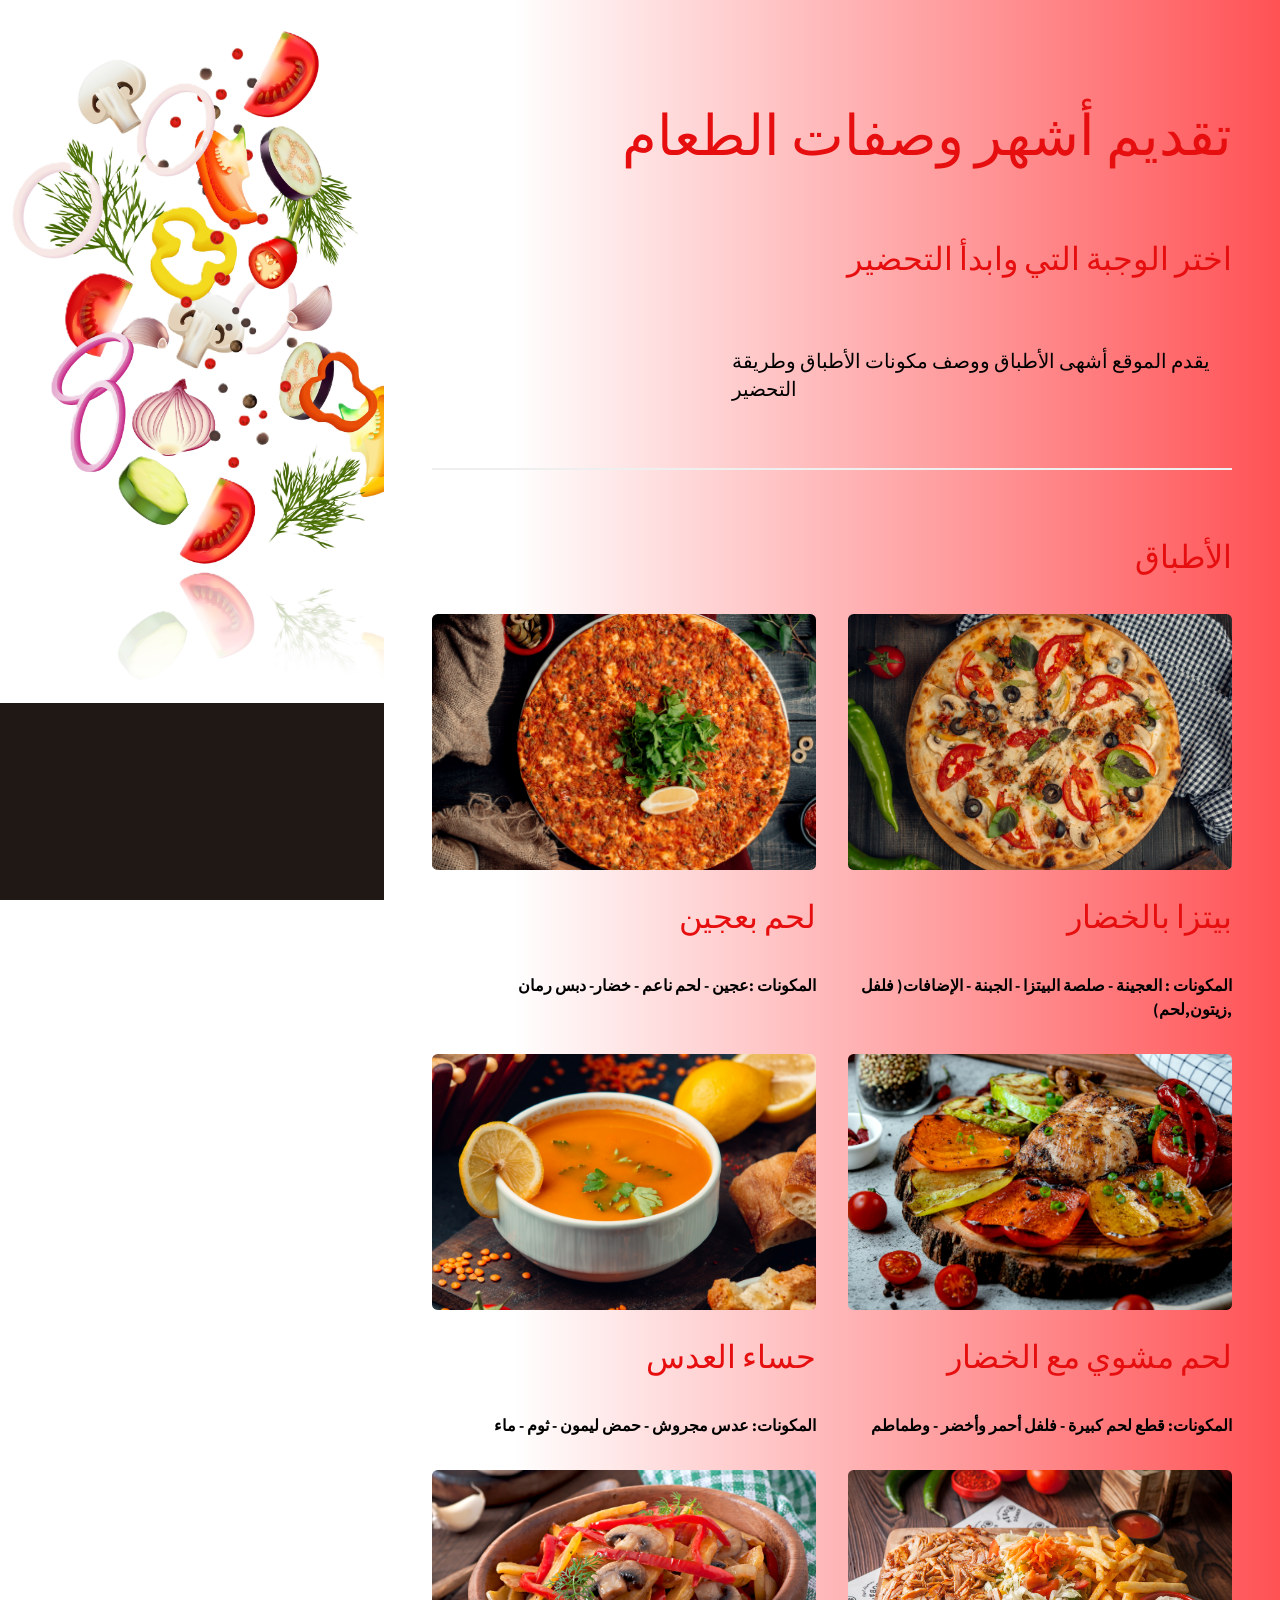
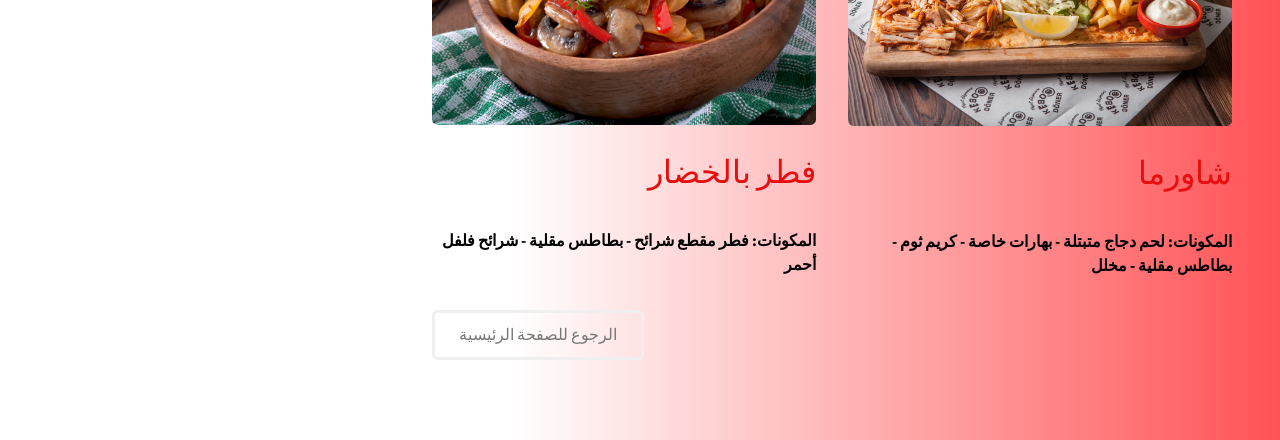
<file: PythonProjects/DjangoProjects/cooking recipes/index.html>
<!DOCTYPE HTML>
<html>
	<head>
		<title>وصفات طعام</title>
		<meta charset="utf-8" />
		<meta name="viewport" content="width=device-width, initial-scale=1, user-scalable=no" />
		<link rel="stylesheet" href="assets/css/main.css" />
	</head>
	<body class="is-preload">
			<header id="header">
				
			</header>

		<!-- Main -->
			<div id="main">

				<!-- One -->
					<section id="one">
						<header class="major">
							<h1>تقديم أشهر وصفات الطعام</h1>
							<h3>اختر الوجبة التي وابدأ التحضير</h3>
						</header>
						<p>يقدم الموقع أشهى الأطباق ووصف مكونات الأطباق وطريقة التحضير</p>

					</section>

				<!-- Two -->
					<section id="two">
						<h2>الأطباق</h2>
						<div class="row">
							<article class="col-6 col-12-xsmall work-item">
								<a href="images/fulls/01.jpg" class="image fit thumb"><img src="images/thumbs/01.jpg" alt="" /></a>
								<h2>لحم بعجين</h2>
								<p style="text-align: right; font-size:1em ;  font-weight: bold;">المكونات :عجين -  لحم ناعم - خضار- دبس رمان</p>
							</article>
							<article class="col-6 col-12-xsmall work-item">
								<a href="images/fulls/02.jpg" class="image fit thumb"><img src="images/thumbs/02.jpg" alt="" /></a>
								<h2>بيتزا بالخضار</h2>
								<p style="text-align: right; font-size:1em ;  font-weight: bold;">المكونات : العجينة - صلصة البيتزا - الجبنة - الإضافات( فلفل ,زيتون,لحم)</p>
							</article>
							<article class="col-6 col-12-xsmall work-item">
								<a href="images/fulls/03.jpg" class="image fit thumb"><img src="images/thumbs/03.jpg" alt="" /></a>
								<h2>حساء العدس</h2>
								<p style="text-align: right; font-size:1em ;  font-weight: bold;">المكونات: عدس مجروش - حمض ليمون - ثوم - ماء</p>
							</article>
							<article class="col-6 col-12-xsmall work-item">
								<a href="images/fulls/04.jpg" class="image fit thumb"><img src="images/thumbs/04.jpg" alt="" /></a>
								<h2>لحم مشوي مع الخضار</h2>
								<p style="text-align: right; font-size:1em ;  font-weight: bold;">المكونات: قطع لحم كبيرة - فلفل أحمر وأخضر - وطماطم</p>
							</article>
							<article class="col-6 col-12-xsmall work-item">
								<a href="images/fulls/05.jpg" class="image fit thumb"><img src="images/thumbs/05.jpg" alt="" /></a>
								<h2>فطر بالخضار</h2>
								<p style="text-align: right; font-size:1em ;  font-weight: bold;">المكونات: فطر مقطع شرائح - بطاطس مقلية - شرائح فلفل أحمر</p>
							</article>
							<article class="col-6 col-12-xsmall work-item">
								<a href="images/fulls/06.jpg" class="image fit thumb"><img src="images/thumbs/06.jpg" alt="" /></a>
								<h2>شاورما</h2>
								<p style="text-align: right; font-size:1em ; font-weight: bold;">المكونات: لحم دجاج متبتلة - بهارات خاصة - كريم ثوم - بطاطس مقلية - مخلل</p>
							</article>
						</div>
						<ul class="actions">
							<li><a href="#" class="button">الرجوع للصفحة الرئيسية</a></li>
						</ul>
					</section>

			<script src="assets/js/jquery.min.js"></script>
			<script src="assets/js/jquery.poptrox.min.js"></script>
			<script src="assets/js/browser.min.js"></script>
			<script src="assets/js/breakpoints.min.js"></script>
			<script src="assets/js/util.js"></script>
			<script src="assets/js/main.js"></script>

	</body>
</html>
</file>
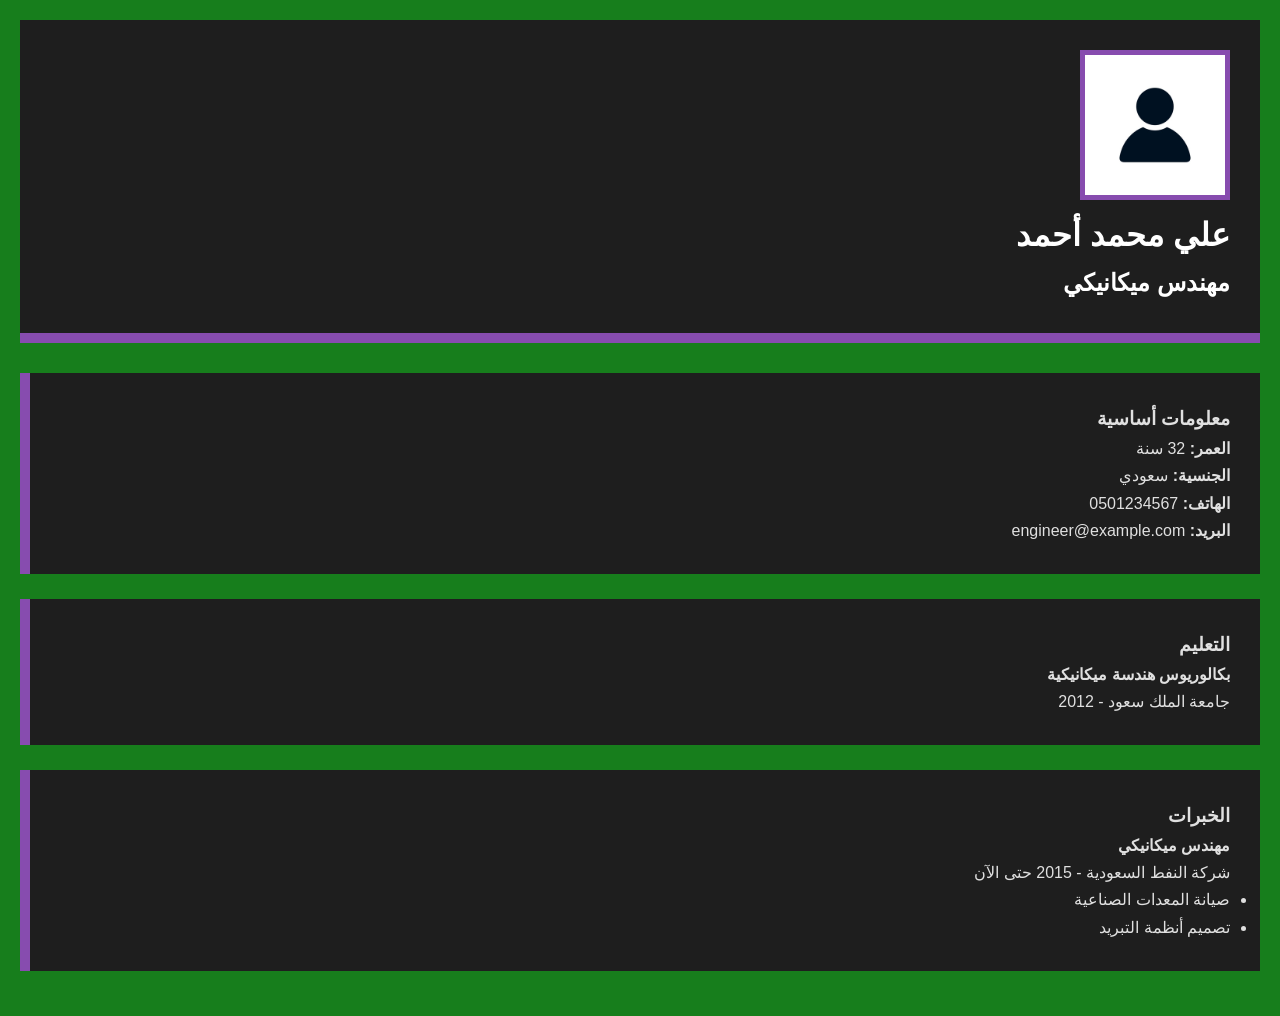
<file: Html&Css&Java/Homework2/html.html>
<!DOCTYPE html>
<html lang="ar" dir="rtl">
<head>
    <meta charset="UTF-8">
    <meta name="viewport" content="width=device-width, initial-scale=1.0">
    <title>سيرة ذاتية</title>
    <link rel="stylesheet" href="style.css">
</head>
<body>
    <div class="resume">
        <!-- الصورة الشخصية -->
        <header>
            <img src="360_F_65772719_A1UV5kLi5nCEWI0BNLLiFaBPEkUbv5Fv.jpg" alt="صورة الشخصية">
            <div class="header-info">
                <h1>علي محمد أحمد</h1>
                <h2>مهندس ميكانيكي</h2>
            </div>
        </header>

        <!-- المعلومات الأساسية -->
        <section class="basic-info">
            <h3>معلومات أساسية</h3>
            <p><strong>العمر:</strong> 32 سنة</p>
            <p><strong>الجنسية:</strong> سعودي</p>
            <p><strong>الهاتف:</strong> 0501234567</p>
            <p><strong>البريد:</strong> engineer@example.com</p>
        </section>
        <section class="education">
            <h3>التعليم</h3>
            <div class="edu-item">
                <h4>بكالوريوس هندسة ميكانيكية</h4>
                <p>جامعة الملك سعود - 2012</p>
            </div>
        </section>

        <!-- الخبرات -->
        <section class="experience">
            <h3>الخبرات</h3>
            <div class="exp-item">
                <h4>مهندس ميكانيكي</h4>
                <p>شركة النفط السعودية - 2015 حتى الآن</p>
                <ul>
                    <li>صيانة المعدات الصناعية</li>
                    <li>تصميم أنظمة التبريد</li>
                </ul>
            </div>
        </section>
    </div>
</body>
</html>
</file>
<file: Html&Css&Java/Homework2/style.css>
/* إعدادات عامة */
* {
    margin: 0;
    padding: 0;
    box-sizing: border-box;
}
/* الجسم */
body {
    font-family: 'Roboto', Arial, sans-serif;
    line-height: 1.7;
    background-color: #177e1c;
    color: #e0e0e0;
    padding: 20px;
    direction: rtl;
}

/* الترويسة */
header {
    background: #1e1e1e;
    color: #ffffff;
    text-align: right;
    padding: 30px;
    margin-bottom: 30px;
    border-radius: 0;
    border-bottom: 10px solid #874caf;
}
/* الإطار */
header img {
    width: 150px;
    height: 150px;
    border: 5px solid #874caf;
    object-fit: cover;
}

/* الأقسام  */
section {
    background: #1e1e1e;
    padding: 30px;
    margin-bottom: 25px;
    border-left: 10px solid #874caf;
}


/* تجاوبية للهاتف */
@media (max-width: 768px) {
    body {
        padding: 0;
    }
    
    header, section {
        border-radius: 0;
    }
    
    header img {
        width: 100px;
        height: 100px;
    }
}
</file>
<file: PythonProjects/DjangoProjects/cooking recipes/assets/css/main.css>
@import url("fontawesome-all.min.css");
@import url("https://fonts.googleapis.com/css?family=Source+Sans+Pro:400,400italic");

/*
	Strata by HTML5 UP
	html5up.net | @ajlkn
	Free for personal and commercial use under the CCA 3.0 license (html5up.net/license)
*/

html, body, div, span, applet, object,
iframe, h1, h2, h3, h4, h5, h6, p, blockquote,
pre, a, abbr, acronym, address, big, cite,
code, del, dfn, em, img, ins, kbd, q, s, samp,
small, strike, strong, sub, sup, tt, var, b,
u, i, center, dl, dt, dd, ol, ul, li, fieldset,
form, label, legend, table, caption, tbody,
tfoot, thead, tr, th, td, article, aside,
canvas, details, embed, figure, figcaption,
footer, header, hgroup, menu, nav, output, ruby,
section, summary, time, mark, audio, video {
	margin: 0;
	padding: 0;
	border: 0;
	font-size: 100%;
	font: inherit;
	vertical-align: baseline;}

article, aside, details, figcaption, figure,
footer, header, hgroup, menu, nav, section {
	display: block;}

body {
	line-height: 1;
}

ol, ul {
	list-style: none;
}

blockquote, q {
	quotes: none;
}

	blockquote:before, blockquote:after, q:before, q:after {
		content: '';
		content: none;
	}

table {
	border-collapse: collapse;
	border-spacing: 0;
}

body {
	-webkit-text-size-adjust: none;
}

mark {
	background-color: transparent;
	color: inherit;
}

input::-moz-focus-inner {
	border: 0;
	padding: 0;
}

input, select, textarea {
	-moz-appearance: none;
	-webkit-appearance: none;
	-ms-appearance: none;
	appearance: none;
}

/* Basic */

	html {
		box-sizing: border-box;
	}

	*, *:before, *:after {
		box-sizing: inherit;
	}

	body {
		/* background: linear-gradient(to right, #ffffff, #ff5255); */
		/* background: rgb(255,255,255); */
        background: linear-gradient(90deg, rgba(255,255,255,1) 40%, rgba(255,82,85,1) 100%);
   		height: 100vh;
    	margin: 0;
		/* background: #d4ed7f; */
	}

		body.is-preload *, body.is-preload *:before, body.is-preload *:after {
			-moz-animation: none !important;
			-webkit-animation: none !important;
			-ms-animation: none !important;
			animation: none !important;
			-moz-transition: none !important;
			-webkit-transition: none !important;
			-ms-transition: none !important;
			transition: none !important;
		}

	body, input, select, textarea {
		color: #a2a2a2;
		font-family: "Source Sans Pro", Helvetica, sans-serif;
		font-size: 16pt;
		font-weight: 400;
		line-height: 1.75em;
	}

	a {
		-moz-transition: color 0.2s ease-in-out, border-color 0.2s ease-in-out;
		-webkit-transition: color 0.2s ease-in-out, border-color 0.2s ease-in-out;
		-ms-transition: color 0.2s ease-in-out, border-color 0.2s ease-in-out;
		transition: color 0.2s ease-in-out, border-color 0.2s ease-in-out;
		border-bottom: dotted 1px;
		color: #49bf9d;
		text-decoration: none;
	}

		a:hover {
			border-bottom-color: transparent;
			color: #49bf9d !important;
			text-decoration: none;
		}

	strong, b {
		color: #787878;
		font-weight: 400;
	}

	em, i {
		font-style: italic;
	}

	p {
		color: #000000;
		font-size: 1.25em;
		margin: 0 0 2em 15em;
	}

	h1, h2, h3, h4, h5, h6 {
		/* direction: rtl; */
		text-align: right;
		color: #e60e0e;
		font-weight: 400;
		line-height: 1em;
		margin: 0 0 1em 0;
	}

		h1 a, h2 a, h3 a, h4 a, h5 a, h6 a {
			color: inherit;
			text-decoration: none;
		}

	h1 {
		font-size: 3.5em;
		line-height: 1.5em;
	}

	h2 {
		font-size: 2em;
		line-height: 1.5em;
		
	}

	h3 {
		font-size: 2em;
		line-height: 1.5em;
		margin: 0 0 2em 0;
	}

	h4 {
		font-size: 1.1em;
		line-height: 1.5em;
	}

	h5 {
		font-size: 0.9em;
		line-height: 1.5em;
	}

	h6 {
		font-size: 0.7em;
		line-height: 1.5em;
	}

	sub {
		font-size: 0.8em;
		position: relative;
		top: 0.5em;
	}

	sup {
		font-size: 0.8em;
		position: relative;
		top: -0.5em;
	}

	hr {
		border: 0;
		border-bottom: solid 2px #efefef;
		margin: 2em 0;
	}

		hr.major {
			margin: 3em 0;
		}

	blockquote {
		border-left: solid 6px #efefef;
		font-style: italic;
		margin: 0 0 2em 0;
		padding: 0.5em 0 0.5em 1.5em;
	}

	code {
		background: #f7f7f7;
		border-radius: 0.35em;
		border: solid 2px #efefef;
		font-family: "Courier New", monospace;
		font-size: 0.9em;
		margin: 0 0.25em;
		padding: 0.25em 0.65em;
	}

	pre {
		-webkit-overflow-scrolling: touch;
		font-family: "Courier New", monospace;
		font-size: 0.9em;
		margin: 0 0 2em 0;
	}

		pre code {
			display: block;
			line-height: 1.75em;
			padding: 1em 1.5em;
			overflow-x: auto;
		}

	.align-left {
		text-align: left;
	}

	.align-center {
		text-align: center;
	}

	.align-right {
		text-align: right;
	}

/* Container */

	.container {
		margin: 0 auto;
		max-width: calc(100% - 4em);
		width: 100%;
	}

		.container.xsmall {
			width: 25%;
		}

		.container.small {
			width: 50%;
		}

		.container.medium {
			width: 75%;
		}

		.container.large {
			width: 125%;
		}

		.container.xlarge {
			width: 150%;
		}

		.container.max {
			width: 100%;
		}

		@media screen and (max-width: 980px) {

			.container {
				width: 100% !important;
				max-width: 100% !important;
			}

		}

		@media screen and (max-width: 480px) {

			.container {
				max-width: calc(100% - 3em);
			}

		}

/* Row */

	.row {
		display: flex;
		flex-wrap: wrap;
		box-sizing: border-box;
		align-items: stretch;
	}

		.row > * {
			box-sizing: border-box;
		}

		.row.gtr-uniform > * > :last-child {
			margin-bottom: 0;
		}

		.row.aln-left {
			justify-content: flex-start;
		}

		.row.aln-center {
			justify-content: center;
		}

		.row.aln-right {
			justify-content: flex-end;
		}

		.row.aln-top {
			align-items: flex-start;
		}

		.row.aln-middle {
			align-items: center;
		}

		.row.aln-bottom {
			align-items: flex-end;
		}

		.row > .imp {
			order: -1;
		}

		.row > .col-1 {
			width: 8.33333%;
		}

		.row > .off-1 {
			margin-left: 8.33333%;
		}

		.row > .col-2 {
			width: 16.66667%;
		}

		.row > .off-2 {
			margin-left: 16.66667%;
		}

		.row > .col-3 {
			width: 25%;
		}

		.row > .off-3 {
			margin-left: 25%;
		}

		.row > .col-4 {
			width: 33.33333%;
		}

		.row > .off-4 {
			margin-left: 33.33333%;
		}

		.row > .col-5 {
			width: 41.66667%;
		}

		.row > .off-5 {
			margin-left: 41.66667%;
		}

		.row > .col-6 {
			width: 50%;
		}

		.row > .off-6 {
			margin-left: 50%;
		}

		.row > .col-7 {
			width: 58.33333%;
		}

		.row > .off-7 {
			margin-left: 58.33333%;
		}

		.row > .col-8 {
			width: 66.66667%;
		}

		.row > .off-8 {
			margin-left: 66.66667%;
		}

		.row > .col-9 {
			width: 75%;
		}

		.row > .off-9 {
			margin-left: 75%;
		}

		.row > .col-10 {
			width: 83.33333%;
		}

		.row > .off-10 {
			margin-left: 83.33333%;
		}

		.row > .col-11 {
			width: 91.66667%;
		}

		.row > .off-11 {
			margin-left: 91.66667%;
		}

		.row > .col-12 {
			width: 100%;
		}

		.row > .off-12 {
			margin-left: 100%;
		}

		.row.gtr-0 {
			margin-top: 0;
			margin-left: 0em;
		}

			.row.gtr-0 > * {
				padding: 0 0 0 0em;
			}

			.row.gtr-0.gtr-uniform {
				margin-top: 0em;
			}

				.row.gtr-0.gtr-uniform > * {
					padding-top: 0em;
				}

		.row.gtr-25 {
			margin-top: 0;
			margin-left: -0.625em;
		}

			.row.gtr-25 > * {
				padding: 0 0 0 0.625em;
			}

			.row.gtr-25.gtr-uniform {
				margin-top: -0.625em;
			}

				.row.gtr-25.gtr-uniform > * {
					padding-top: 0.625em;
				}

		.row.gtr-50 {
			margin-top: 0;
			margin-left: -1.25em;
		}

			.row.gtr-50 > * {
				padding: 0 0 0 1.25em;
			}

			.row.gtr-50.gtr-uniform {
				margin-top: -1.25em;
			}

				.row.gtr-50.gtr-uniform > * {
					padding-top: 1.25em;
				}

		.row {
			margin-top: 0;
			margin-left: -2.5em;
		}

			.row > * {
				padding: 0 0 0 2.5em;
			}

			.row.gtr-uniform {
				margin-top: -2.5em;
			}

				.row.gtr-uniform > * {
					padding-top: 2.5em;
				}

		.row.gtr-150 {
			margin-top: 0;
			margin-left: -3.75em;
		}

			.row.gtr-150 > * {
				padding: 0 0 0 3.75em;
			}

			.row.gtr-150.gtr-uniform {
				margin-top: -3.75em;
			}

				.row.gtr-150.gtr-uniform > * {
					padding-top: 3.75em;
				}

		.row.gtr-200 {
			margin-top: 0;
			margin-left: -5em;
		}

			.row.gtr-200 > * {
				padding: 0 0 0 5em;
			}

			.row.gtr-200.gtr-uniform {
				margin-top: -5em;
			}

				.row.gtr-200.gtr-uniform > * {
					padding-top: 5em;
				}

		@media screen and (max-width: 1800px) {

			.row {
				display: flex;
				flex-wrap: wrap;
				box-sizing: border-box;
				align-items: stretch;
			}

				.row > * {
					box-sizing: border-box;
				}

				.row.gtr-uniform > * > :last-child {
					margin-bottom: 0;
				}

				.row.aln-left {
					justify-content: flex-start;
				}

				.row.aln-center {
					justify-content: center;
				}

				.row.aln-right {
					justify-content: flex-end;
				}

				.row.aln-top {
					align-items: flex-start;
				}

				.row.aln-middle {
					align-items: center;
				}

				.row.aln-bottom {
					align-items: flex-end;
				}

				.row > .imp-xlarge {
					order: -1;
				}

				.row > .col-1-xlarge {
					width: 8.33333%;
				}

				.row > .off-1-xlarge {
					margin-left: 8.33333%;
				}

				.row > .col-2-xlarge {
					width: 16.66667%;
				}

				.row > .off-2-xlarge {
					margin-left: 16.66667%;
				}

				.row > .col-3-xlarge {
					width: 25%;
				}

				.row > .off-3-xlarge {
					margin-left: 25%;
				}

				.row > .col-4-xlarge {
					width: 33.33333%;
				}

				.row > .off-4-xlarge {
					margin-left: 33.33333%;
				}

				.row > .col-5-xlarge {
					width: 41.66667%;
				}

				.row > .off-5-xlarge {
					margin-left: 41.66667%;
				}

				.row > .col-6-xlarge {
					width: 50%;
				}

				.row > .off-6-xlarge {
					margin-left: 50%;
				}

				.row > .col-7-xlarge {
					width: 58.33333%;
				}

				.row > .off-7-xlarge {
					margin-left: 58.33333%;
				}

				.row > .col-8-xlarge {
					width: 66.66667%;
				}

				.row > .off-8-xlarge {
					margin-left: 66.66667%;
				}

				.row > .col-9-xlarge {
					width: 75%;
				}

				.row > .off-9-xlarge {
					margin-left: 75%;
				}

				.row > .col-10-xlarge {
					width: 83.33333%;
				}

				.row > .off-10-xlarge {
					margin-left: 83.33333%;
				}

				.row > .col-11-xlarge {
					width: 91.66667%;
				}

				.row > .off-11-xlarge {
					margin-left: 91.66667%;
				}

				.row > .col-12-xlarge {
					width: 100%;
				}

				.row > .off-12-xlarge {
					margin-left: 100%;
				}

				.row.gtr-0 {
					margin-top: 0;
					margin-left: 0em;
				}

					.row.gtr-0 > * {
						padding: 0 0 0 0em;
					}

					.row.gtr-0.gtr-uniform {
						margin-top: 0em;
					}

						.row.gtr-0.gtr-uniform > * {
							padding-top: 0em;
						}

				.row.gtr-25 {
					margin-top: 0;
					margin-left: -0.625em;
				}

					.row.gtr-25 > * {
						padding: 0 0 0 0.625em;
					}

					.row.gtr-25.gtr-uniform {
						margin-top: -0.625em;
					}

						.row.gtr-25.gtr-uniform > * {
							padding-top: 0.625em;
						}

				.row.gtr-50 {
					margin-top: 0;
					margin-left: -1.25em;
				}

					.row.gtr-50 > * {
						padding: 0 0 0 1.25em;
					}

					.row.gtr-50.gtr-uniform {
						margin-top: -1.25em;
					}

						.row.gtr-50.gtr-uniform > * {
							padding-top: 1.25em;
						}

				.row {
					margin-top: 0;
					margin-left: -2.5em;
				}

					.row > * {
						padding: 0 0 0 2.5em;
					}

					.row.gtr-uniform {
						margin-top: -2.5em;
					}

						.row.gtr-uniform > * {
							padding-top: 2.5em;
						}

				.row.gtr-150 {
					margin-top: 0;
					margin-left: -3.75em;
				}

					.row.gtr-150 > * {
						padding: 0 0 0 3.75em;
					}

					.row.gtr-150.gtr-uniform {
						margin-top: -3.75em;
					}

						.row.gtr-150.gtr-uniform > * {
							padding-top: 3.75em;
						}

				.row.gtr-200 {
					margin-top: 0;
					margin-left: -5em;
				}

					.row.gtr-200 > * {
						padding: 0 0 0 5em;
					}

					.row.gtr-200.gtr-uniform {
						margin-top: -5em;
					}

						.row.gtr-200.gtr-uniform > * {
							padding-top: 5em;
						}

		}

		@media screen and (max-width: 1280px) {

			.row {
				display: flex;
				flex-wrap: wrap;
				box-sizing: border-box;
				align-items: stretch;
			}

				.row > * {
					box-sizing: border-box;
				}

				.row.gtr-uniform > * > :last-child {
					margin-bottom: 0;
				}

				.row.aln-left {
					justify-content: flex-start;
				}

				.row.aln-center {
					justify-content: center;
				}

				.row.aln-right {
					justify-content: flex-end;
				}

				.row.aln-top {
					align-items: flex-start;
				}

				.row.aln-middle {
					align-items: center;
				}

				.row.aln-bottom {
					align-items: flex-end;
				}

				.row > .imp-large {
					order: -1;
				}

				.row > .col-1-large {
					width: 8.33333%;
				}

				.row > .off-1-large {
					margin-left: 8.33333%;
				}

				.row > .col-2-large {
					width: 16.66667%;
				}

				.row > .off-2-large {
					margin-left: 16.66667%;
				}

				.row > .col-3-large {
					width: 25%;
				}

				.row > .off-3-large {
					margin-left: 25%;
				}

				.row > .col-4-large {
					width: 33.33333%;
				}

				.row > .off-4-large {
					margin-left: 33.33333%;
				}

				.row > .col-5-large {
					width: 41.66667%;
				}

				.row > .off-5-large {
					margin-left: 41.66667%;
				}

				.row > .col-6-large {
					width: 50%;
				}

				.row > .off-6-large {
					margin-left: 50%;
				}

				.row > .col-7-large {
					width: 58.33333%;
				}

				.row > .off-7-large {
					margin-left: 58.33333%;
				}

				.row > .col-8-large {
					width: 66.66667%;
				}

				.row > .off-8-large {
					margin-left: 66.66667%;
				}

				.row > .col-9-large {
					width: 75%;
				}

				.row > .off-9-large {
					margin-left: 75%;
				}

				.row > .col-10-large {
					width: 83.33333%;
				}

				.row > .off-10-large {
					margin-left: 83.33333%;
				}

				.row > .col-11-large {
					width: 91.66667%;
				}

				.row > .off-11-large {
					margin-left: 91.66667%;
				}

				.row > .col-12-large {
					width: 100%;
				}

				.row > .off-12-large {
					margin-left: 100%;
				}

				.row.gtr-0 {
					margin-top: 0;
					margin-left: 0em;
				}

					.row.gtr-0 > * {
						padding: 0 0 0 0em;
					}

					.row.gtr-0.gtr-uniform {
						margin-top: 0em;
					}

						.row.gtr-0.gtr-uniform > * {
							padding-top: 0em;
						}

				.row.gtr-25 {
					margin-top: 0;
					margin-left: -0.5em;
				}

					.row.gtr-25 > * {
						padding: 0 0 0 0.5em;
					}

					.row.gtr-25.gtr-uniform {
						margin-top: -0.5em;
					}

						.row.gtr-25.gtr-uniform > * {
							padding-top: 0.5em;
						}

				.row.gtr-50 {
					margin-top: 0;
					margin-left: -1em;
				}

					.row.gtr-50 > * {
						padding: 0 0 0 1em;
					}

					.row.gtr-50.gtr-uniform {
						margin-top: -1em;
					}

						.row.gtr-50.gtr-uniform > * {
							padding-top: 1em;
						}

				.row {
					margin-top: 0;
					margin-left: -2em;
				}

					.row > * {
						padding: 0 0 0 2em;
					}

					.row.gtr-uniform {
						margin-top: -2em;
					}

						.row.gtr-uniform > * {
							padding-top: 2em;
						}

				.row.gtr-150 {
					margin-top: 0;
					margin-left: -3em;
				}

					.row.gtr-150 > * {
						padding: 0 0 0 3em;
					}

					.row.gtr-150.gtr-uniform {
						margin-top: -3em;
					}

						.row.gtr-150.gtr-uniform > * {
							padding-top: 3em;
						}

				.row.gtr-200 {
					margin-top: 0;
					margin-left: -4em;
				}

					.row.gtr-200 > * {
						padding: 0 0 0 4em;
					}

					.row.gtr-200.gtr-uniform {
						margin-top: -4em;
					}

						.row.gtr-200.gtr-uniform > * {
							padding-top: 4em;
						}

		}

		@media screen and (max-width: 980px) {

			.row {
				display: flex;
				flex-wrap: wrap;
				box-sizing: border-box;
				align-items: stretch;
			}

				.row > * {
					box-sizing: border-box;
				}

				.row.gtr-uniform > * > :last-child {
					margin-bottom: 0;
				}

				.row.aln-left {
					justify-content: flex-start;
				}

				.row.aln-center {
					justify-content: center;
				}

				.row.aln-right {
					justify-content: flex-end;
				}

				.row.aln-top {
					align-items: flex-start;
				}

				.row.aln-middle {
					align-items: center;
				}

				.row.aln-bottom {
					align-items: flex-end;
				}

				.row > .imp-medium {
					order: -1;
				}

				.row > .col-1-medium {
					width: 8.33333%;
				}

				.row > .off-1-medium {
					margin-left: 8.33333%;
				}

				.row > .col-2-medium {
					width: 16.66667%;
				}

				.row > .off-2-medium {
					margin-left: 16.66667%;
				}

				.row > .col-3-medium {
					width: 25%;
				}

				.row > .off-3-medium {
					margin-left: 25%;
				}

				.row > .col-4-medium {
					width: 33.33333%;
				}

				.row > .off-4-medium {
					margin-left: 33.33333%;
				}

				.row > .col-5-medium {
					width: 41.66667%;
				}

				.row > .off-5-medium {
					margin-left: 41.66667%;
				}

				.row > .col-6-medium {
					width: 50%;
				}

				.row > .off-6-medium {
					margin-left: 50%;
				}

				.row > .col-7-medium {
					width: 58.33333%;
				}

				.row > .off-7-medium {
					margin-left: 58.33333%;
				}

				.row > .col-8-medium {
					width: 66.66667%;
				}

				.row > .off-8-medium {
					margin-left: 66.66667%;
				}

				.row > .col-9-medium {
					width: 75%;
				}

				.row > .off-9-medium {
					margin-left: 75%;
				}

				.row > .col-10-medium {
					width: 83.33333%;
				}

				.row > .off-10-medium {
					margin-left: 83.33333%;
				}

				.row > .col-11-medium {
					width: 91.66667%;
				}

				.row > .off-11-medium {
					margin-left: 91.66667%;
				}

				.row > .col-12-medium {
					width: 100%;
				}

				.row > .off-12-medium {
					margin-left: 100%;
				}

				.row.gtr-0 {
					margin-top: 0;
					margin-left: 0em;
				}

					.row.gtr-0 > * {
						padding: 0 0 0 0em;
					}

					.row.gtr-0.gtr-uniform {
						margin-top: 0em;
					}

						.row.gtr-0.gtr-uniform > * {
							padding-top: 0em;
						}

				.row.gtr-25 {
					margin-top: 0;
					margin-left: -0.5em;
				}

					.row.gtr-25 > * {
						padding: 0 0 0 0.5em;
					}

					.row.gtr-25.gtr-uniform {
						margin-top: -0.5em;
					}

						.row.gtr-25.gtr-uniform > * {
							padding-top: 0.5em;
						}

				.row.gtr-50 {
					margin-top: 0;
					margin-left: -1em;
				}

					.row.gtr-50 > * {
						padding: 0 0 0 1em;
					}

					.row.gtr-50.gtr-uniform {
						margin-top: -1em;
					}

						.row.gtr-50.gtr-uniform > * {
							padding-top: 1em;
						}

				.row {
					margin-top: 0;
					margin-left: -2em;
				}

					.row > * {
						padding: 0 0 0 2em;
					}

					.row.gtr-uniform {
						margin-top: -2em;
					}

						.row.gtr-uniform > * {
							padding-top: 2em;
						}

				.row.gtr-150 {
					margin-top: 0;
					margin-left: -3em;
				}

					.row.gtr-150 > * {
						padding: 0 0 0 3em;
					}

					.row.gtr-150.gtr-uniform {
						margin-top: -3em;
					}

						.row.gtr-150.gtr-uniform > * {
							padding-top: 3em;
						}

				.row.gtr-200 {
					margin-top: 0;
					margin-left: -4em;
				}

					.row.gtr-200 > * {
						padding: 0 0 0 4em;
					}

					.row.gtr-200.gtr-uniform {
						margin-top: -4em;
					}

						.row.gtr-200.gtr-uniform > * {
							padding-top: 4em;
						}

		}

		@media screen and (max-width: 736px) {

			.row {
				display: flex;
				flex-wrap: wrap;
				box-sizing: border-box;
				align-items: stretch;
			}

				.row > * {
					box-sizing: border-box;
				}

				.row.gtr-uniform > * > :last-child {
					margin-bottom: 0;
				}

				.row.aln-left {
					justify-content: flex-start;
				}

				.row.aln-center {
					justify-content: center;
				}

				.row.aln-right {
					justify-content: flex-end;
				}

				.row.aln-top {
					align-items: flex-start;
				}

				.row.aln-middle {
					align-items: center;
				}

				.row.aln-bottom {
					align-items: flex-end;
				}

				.row > .imp-small {
					order: -1;
				}

				.row > .col-1-small {
					width: 8.33333%;
				}

				.row > .off-1-small {
					margin-left: 8.33333%;
				}

				.row > .col-2-small {
					width: 16.66667%;
				}

				.row > .off-2-small {
					margin-left: 16.66667%;
				}

				.row > .col-3-small {
					width: 25%;
				}

				.row > .off-3-small {
					margin-left: 25%;
				}

				.row > .col-4-small {
					width: 33.33333%;
				}

				.row > .off-4-small {
					margin-left: 33.33333%;
				}

				.row > .col-5-small {
					width: 41.66667%;
				}

				.row > .off-5-small {
					margin-left: 41.66667%;
				}

				.row > .col-6-small {
					width: 50%;
				}

				.row > .off-6-small {
					margin-left: 50%;
				}

				.row > .col-7-small {
					width: 58.33333%;
				}

				.row > .off-7-small {
					margin-left: 58.33333%;
				}

				.row > .col-8-small {
					width: 66.66667%;
				}

				.row > .off-8-small {
					margin-left: 66.66667%;
				}

				.row > .col-9-small {
					width: 75%;
				}

				.row > .off-9-small {
					margin-left: 75%;
				}

				.row > .col-10-small {
					width: 83.33333%;
				}

				.row > .off-10-small {
					margin-left: 83.33333%;
				}

				.row > .col-11-small {
					width: 91.66667%;
				}

				.row > .off-11-small {
					margin-left: 91.66667%;
				}

				.row > .col-12-small {
					width: 100%;
				}

				.row > .off-12-small {
					margin-left: 100%;
				}

				.row.gtr-0 {
					margin-top: 0;
					margin-left: 0em;
				}

					.row.gtr-0 > * {
						padding: 0 0 0 0em;
					}

					.row.gtr-0.gtr-uniform {
						margin-top: 0em;
					}

						.row.gtr-0.gtr-uniform > * {
							padding-top: 0em;
						}

				.row.gtr-25 {
					margin-top: 0;
					margin-left: -0.375em;
				}

					.row.gtr-25 > * {
						padding: 0 0 0 0.375em;
					}

					.row.gtr-25.gtr-uniform {
						margin-top: -0.375em;
					}

						.row.gtr-25.gtr-uniform > * {
							padding-top: 0.375em;
						}

				.row.gtr-50 {
					margin-top: 0;
					margin-left: -0.75em;
				}

					.row.gtr-50 > * {
						padding: 0 0 0 0.75em;
					}

					.row.gtr-50.gtr-uniform {
						margin-top: -0.75em;
					}

						.row.gtr-50.gtr-uniform > * {
							padding-top: 0.75em;
						}

				.row {
					margin-top: 0;
					margin-left: -1.5em;
				}

					.row > * {
						padding: 0 0 0 1.5em;
					}

					.row.gtr-uniform {
						margin-top: -1.5em;
					}

						.row.gtr-uniform > * {
							padding-top: 1.5em;
						}

				.row.gtr-150 {
					margin-top: 0;
					margin-left: -2.25em;
				}

					.row.gtr-150 > * {
						padding: 0 0 0 2.25em;
					}

					.row.gtr-150.gtr-uniform {
						margin-top: -2.25em;
					}

						.row.gtr-150.gtr-uniform > * {
							padding-top: 2.25em;
						}

				.row.gtr-200 {
					margin-top: 0;
					margin-left: -3em;
				}

					.row.gtr-200 > * {
						padding: 0 0 0 3em;
					}

					.row.gtr-200.gtr-uniform {
						margin-top: -3em;
					}

						.row.gtr-200.gtr-uniform > * {
							padding-top: 3em;
						}

		}

		@media screen and (max-width: 480px) {

			.row {
				display: flex;
				flex-wrap: wrap;
				box-sizing: border-box;
				align-items: stretch;
			}

				.row > * {
					box-sizing: border-box;
				}

				.row.gtr-uniform > * > :last-child {
					margin-bottom: 0;
				}

				.row.aln-left {
					justify-content: flex-start;
				}

				.row.aln-center {
					justify-content: center;
				}

				.row.aln-right {
					justify-content: flex-end;
				}

				.row.aln-top {
					align-items: flex-start;
				}

				.row.aln-middle {
					align-items: center;
				}

				.row.aln-bottom {
					align-items: flex-end;
				}

				.row > .imp-xsmall {
					order: -1;
				}

				.row > .col-1-xsmall {
					width: 8.33333%;
				}

				.row > .off-1-xsmall {
					margin-left: 8.33333%;
				}

				.row > .col-2-xsmall {
					width: 16.66667%;
				}

				.row > .off-2-xsmall {
					margin-left: 16.66667%;
				}

				.row > .col-3-xsmall {
					width: 25%;
				}

				.row > .off-3-xsmall {
					margin-left: 25%;
				}

				.row > .col-4-xsmall {
					width: 33.33333%;
				}

				.row > .off-4-xsmall {
					margin-left: 33.33333%;
				}

				.row > .col-5-xsmall {
					width: 41.66667%;
				}

				.row > .off-5-xsmall {
					margin-left: 41.66667%;
				}

				.row > .col-6-xsmall {
					width: 50%;
				}

				.row > .off-6-xsmall {
					margin-left: 50%;
				}

				.row > .col-7-xsmall {
					width: 58.33333%;
				}

				.row > .off-7-xsmall {
					margin-left: 58.33333%;
				}

				.row > .col-8-xsmall {
					width: 66.66667%;
				}

				.row > .off-8-xsmall {
					margin-left: 66.66667%;
				}

				.row > .col-9-xsmall {
					width: 75%;
				}

				.row > .off-9-xsmall {
					margin-left: 75%;
				}

				.row > .col-10-xsmall {
					width: 83.33333%;
				}

				.row > .off-10-xsmall {
					margin-left: 83.33333%;
				}

				.row > .col-11-xsmall {
					width: 91.66667%;
				}

				.row > .off-11-xsmall {
					margin-left: 91.66667%;
				}

				.row > .col-12-xsmall {
					width: 100%;
				}

				.row > .off-12-xsmall {
					margin-left: 100%;
				}

				.row.gtr-0 {
					margin-top: 0;
					margin-left: 0em;
				}

					.row.gtr-0 > * {
						padding: 0 0 0 0em;
					}

					.row.gtr-0.gtr-uniform {
						margin-top: 0em;
					}

						.row.gtr-0.gtr-uniform > * {
							padding-top: 0em;
						}

				.row.gtr-25 {
					margin-top: 0;
					margin-left: -0.375em;
				}

					.row.gtr-25 > * {
						padding: 0 0 0 0.375em;
					}

					.row.gtr-25.gtr-uniform {
						margin-top: -0.375em;
					}

						.row.gtr-25.gtr-uniform > * {
							padding-top: 0.375em;
						}

				.row.gtr-50 {
					margin-top: 0;
					margin-left: -0.75em;
				}

					.row.gtr-50 > * {
						padding: 0 0 0 0.75em;
					}

					.row.gtr-50.gtr-uniform {
						margin-top: -0.75em;
					}

						.row.gtr-50.gtr-uniform > * {
							padding-top: 0.75em;
						}

				.row {
					margin-top: 0;
					margin-left: -1.5em;
				}

					.row > * {
						padding: 0 0 0 1.5em;
					}

					.row.gtr-uniform {
						margin-top: -1.5em;
					}

						.row.gtr-uniform > * {
							padding-top: 1.5em;
						}

				.row.gtr-150 {
					margin-top: 0;
					margin-left: -2.25em;
				}

					.row.gtr-150 > * {
						padding: 0 0 0 2.25em;
					}

					.row.gtr-150.gtr-uniform {
						margin-top: -2.25em;
					}

						.row.gtr-150.gtr-uniform > * {
							padding-top: 2.25em;
						}

				.row.gtr-200 {
					margin-top: 0;
					margin-left: -3em;
				}

					.row.gtr-200 > * {
						padding: 0 0 0 3em;
					}

					.row.gtr-200.gtr-uniform {
						margin-top: -3em;
					}

						.row.gtr-200.gtr-uniform > * {
							padding-top: 3em;
						}

		}

/* Section/Article */

	section.special, article.special {
		text-align: center;
	}

	header p {
		text-align: right;
		color: #b2b2b2;
		position: relative;
		margin: 0 0 1.5em 0;
	}

	header h2 + p {
		text-align: right;
		font-size: 1.25em;
		margin-top: -1em;
		line-height: 1.5em;
	}

	header h3 + p {
		text-align: right;
		font-size: 1.1em;
		margin-top: -0.8em;
		line-height: 1.5em;
	}

	header h4 + p,
	header h5 + p,
	header h6 + p {
		text-align: right;
		font-size: 0.9em;
		margin-top: -0.6em;
		line-height: 1.5em;
	}

	header.major h2 {
		font-size: 2em;
	}

/* Form */

	form {
		margin: 0 0 2em 0;
	}

	label {
		color: #787878;
		display: block;
		font-size: 0.9em;
		font-weight: 400;
		margin: 0 0 1em 0;
	}

	input[type="text"],
	input[type="password"],
	input[type="email"],
	select,
	textarea {
		-moz-appearance: none;
		-webkit-appearance: none;
		-ms-appearance: none;
		appearance: none;
		background: #f7f7f7;
		border-radius: 0.35em;
		border: solid 2px transparent;
		color: inherit;
		display: block;
		outline: 0;
		padding: 0 0.75em;
		text-decoration: none;
		width: 100%;
	}

		input[type="text"]:invalid,
		input[type="password"]:invalid,
		input[type="email"]:invalid,
		select:invalid,
		textarea:invalid {
			box-shadow: none;
		}

		input[type="text"]:focus,
		input[type="password"]:focus,
		input[type="email"]:focus,
		select:focus,
		textarea:focus {
			border-color: #49bf9d;
		}

	select {
		background-image: url("data:image/svg+xml;charset=utf8,%3Csvg xmlns='http://www.w3.org/2000/svg' width='40' height='40' preserveAspectRatio='none' viewBox='0 0 40 40'%3E%3Cpath d='M9.4,12.3l10.4,10.4l10.4-10.4c0.2-0.2,0.5-0.4,0.9-0.4c0.3,0,0.6,0.1,0.9,0.4l3.3,3.3c0.2,0.2,0.4,0.5,0.4,0.9 c0,0.4-0.1,0.6-0.4,0.9L20.7,31.9c-0.2,0.2-0.5,0.4-0.9,0.4c-0.3,0-0.6-0.1-0.9-0.4L4.3,17.3c-0.2-0.2-0.4-0.5-0.4-0.9 c0-0.4,0.1-0.6,0.4-0.9l3.3-3.3c0.2-0.2,0.5-0.4,0.9-0.4S9.1,12.1,9.4,12.3z' fill='%23dfdfdf' /%3E%3C/svg%3E");
		background-size: 1.25rem;
		background-repeat: no-repeat;
		background-position: calc(100% - 1rem) center;
		height: 2.75em;
		padding-right: 2.75em;
		text-overflow: ellipsis;
	}

		select option {
			color: #787878;
			background: #fff;
		}

		select:focus::-ms-value {
			background-color: transparent;
		}

		select::-ms-expand {
			display: none;
		}

	input[type="text"],
	input[type="password"],
	input[type="email"],
	select {
		height: 2.75em;
	}

	textarea {
		padding: 0.75em;
	}

	input[type="checkbox"],
	input[type="radio"] {
		-moz-appearance: none;
		-webkit-appearance: none;
		-ms-appearance: none;
		appearance: none;
		display: block;
		float: left;
		margin-right: -2em;
		opacity: 0;
		width: 1em;
		z-index: -1;
	}

		input[type="checkbox"] + label,
		input[type="radio"] + label {
			text-decoration: none;
			color: #a2a2a2;
			cursor: pointer;
			display: inline-block;
			font-size: 1em;
			font-weight: 400;
			padding-left: 2.4em;
			padding-right: 0.75em;
			position: relative;
		}

			input[type="checkbox"] + label:before,
			input[type="radio"] + label:before {
				-moz-osx-font-smoothing: grayscale;
				-webkit-font-smoothing: antialiased;
				display: inline-block;
				font-style: normal;
				font-variant: normal;
				text-rendering: auto;
				line-height: 1;
				text-transform: none !important;
				font-family: 'Font Awesome 5 Free';
				font-weight: 900;
			}

			input[type="checkbox"] + label:before,
			input[type="radio"] + label:before {
				background: #f7f7f7;
				border-radius: 0.35em;
				border: solid 2px transparent;
				content: '';
				display: inline-block;
				font-size: 0.8em;
				height: 2.0625em;
				left: 0;
				line-height: 1.85625em;
				position: absolute;
				text-align: center;
				top: 0;
				width: 2.0625em;
			}

		input[type="checkbox"]:checked + label:before,
		input[type="radio"]:checked + label:before {
			background: #787878;
			border-color: #787878;
			color: #fff;
			content: '\f00c';
		}

		input[type="checkbox"]:focus + label:before,
		input[type="radio"]:focus + label:before {
			border-color: #49bf9d;
		}

	input[type="checkbox"] + label:before {
		border-radius: 0.35em;
	}

	input[type="radio"] + label:before {
		border-radius: 100%;
	}

	::-webkit-input-placeholder {
		color: #b2b2b2 !important;
		opacity: 1.0;
	}

	:-moz-placeholder {
		color: #b2b2b2 !important;
		opacity: 1.0;
	}

	::-moz-placeholder {
		color: #b2b2b2 !important;
		opacity: 1.0;
	}

	:-ms-input-placeholder {
		color: #b2b2b2 !important;
		opacity: 1.0;
	}

/* Box */

	.box {
		border-radius: 0.35em;
		border: solid 2px #efefef;
		margin-bottom: 2em;
		padding: 1.5em;
	}

		.box > :last-child,
		.box > :last-child > :last-child,
		.box > :last-child > :last-child > :last-child {
			margin-bottom: 0;
		}

		.box.alt {
			border: 0;
			border-radius: 0;
			padding: 0;
		}

/* Icon */

	.icon {
		text-decoration: none;
		border-bottom: none;
		position: relative;
	}

		.icon:before {
			-moz-osx-font-smoothing: grayscale;
			-webkit-font-smoothing: antialiased;
			display: inline-block;
			font-style: normal;
			font-variant: normal;
			text-rendering: auto;
			line-height: 1;
			text-transform: none !important;
			font-family: 'Font Awesome 5 Free';
			font-weight: 400;
		}

		.icon > .label {
			display: none;
		}

		.icon:before {
			line-height: inherit;
		}

		.icon.solid:before {
			font-weight: 900;
		}

		.icon.brands:before {
			font-family: 'Font Awesome 5 Brands';
		}

/* Image */

	.image {
		border-radius: 0.35em;
		border: 0;
		display: inline-block;
		position: relative;
	}

		.image.thumb {
			text-align: center;
		}

			.image.thumb:after {
				-moz-transition: opacity 0.2s ease-in-out;
				-webkit-transition: opacity 0.2s ease-in-out;
				-ms-transition: opacity 0.2s ease-in-out;
				transition: opacity 0.2s ease-in-out;
				border-radius: 0.35em;
				border: solid 3px rgba(255, 255, 255, 0.5);
				color: #fff;
				content: 'عرض';
				display: inline-block;
				font-size: 0.8em;
				font-weight: 400;
				left: 50%;
				line-height: 2.25em;
				margin: -1.25em 0 0 -3em;
				opacity: 0;
				padding: 0 1.5em;
				position: absolute;
				text-align: center;
				text-decoration: none;
				top: 50%;
				white-space: nowrap;
			}

			.image.thumb:hover:after {
				opacity: 1.0;
			}

			.image.thumb:hover:before {
				background: url('../../images/overlay.jpg'), url('../../images/overlay.jpg');
				opacity: 1.0;
			}

		.image img {
			border-radius: 0.35em;
			display: block;
		}

		.image.left {
			float: left;
			margin: 0 1.5em 1em 0;
			top: 0.25em;
		}

		.image.right {
			float: right;
			margin: 0 0 1em 1.5em;
			top: 0.25em;
		}

		.image.left, .image.right {
			max-width: 40%;
		}

			.image.left img, .image.right img {
				width: 100%;
			}

		.image.fit {
			display: block;
			margin: 0 0 2em 0;
			width: 100%;
		}

			.image.fit img {
				width: 100%;
			}

		.image.avatar {
			border-radius: 100%;
		}

			.image.avatar:before {
				display: none;
			}

			.image.avatar img {
				border-radius: 100%;
				width: 100%;
			}

/* List */

	ol {
		list-style: decimal;
		margin: 0 0 2em 0;
		padding-left: 1.25em;
	}

		ol li {
			padding-left: 0.25em;
		}

	ul {
		list-style: disc;
		margin: 0 0 2em 0;
		padding-left: 1em;
	}

		ul li {
			padding-left: 0.5em;
		}

		ul.alt {
			list-style: none;
			padding-left: 0;
		}

			ul.alt li {
				border-top: solid 2px #efefef;
				padding: 0.5em 0;
			}

				ul.alt li:first-child {
					border-top: 0;
					padding-top: 0;
				}

	dl {
		margin: 0 0 2em 0;
	}

/* Icons */

	ul.icons {
		cursor: default;
		list-style: none;
		padding-left: 0;
	}

		ul.icons li {
			display: inline-block;
			padding: 0 1em 0 0;
		}

			ul.icons li:last-child {
				padding-right: 0;
			}

			ul.icons li .icon:before {
				font-size: 1.5em;
			}

/* Labeled Icons */

	ul.labeled-icons {
		list-style: none;
		padding: 0;
	}

		ul.labeled-icons li {
			line-height: 1.75em;
			margin: 1.5em 0 0 0;
			padding-left: 2.25em;
			position: relative;
		}

			ul.labeled-icons li:first-child {
				margin-top: 0;
			}

			ul.labeled-icons li a {
				color: inherit;
			}

			ul.labeled-icons li h3 {
				color: #b2b2b2;
				left: 0;
				position: absolute;
				text-align: center;
				top: 0;
				width: 1em;
			}

/* Actions */

	ul.actions {
		display: -moz-flex;
		display: -webkit-flex;
		display: -ms-flex;
		display: flex;
		cursor: default;
		list-style: none;
		margin-left: -1em;
		padding-left: 0;
	}

		ul.actions li {
			padding: 0 0 0 1em;
			vertical-align: middle;
		}

		ul.actions.special {
			-moz-justify-content: center;
			-webkit-justify-content: center;
			-ms-justify-content: center;
			justify-content: center;
			width: 100%;
			margin-left: 0;
		}

			ul.actions.special li:first-child {
				padding-left: 0;
			}

		ul.actions.stacked {
			-moz-flex-direction: column;
			-webkit-flex-direction: column;
			-ms-flex-direction: column;
			flex-direction: column;
			margin-left: 0;
		}

			ul.actions.stacked li {
				padding: 1.3em 0 0 0;
			}

				ul.actions.stacked li:first-child {
					padding-top: 0;
				}

		ul.actions.fit {
			width: calc(100% + 1em);
		}

			ul.actions.fit li {
				-moz-flex-grow: 1;
				-webkit-flex-grow: 1;
				-ms-flex-grow: 1;
				flex-grow: 1;
				-moz-flex-shrink: 1;
				-webkit-flex-shrink: 1;
				-ms-flex-shrink: 1;
				flex-shrink: 1;
				width: 100%;
			}

				ul.actions.fit li > * {
					width: 100%;
				}

			ul.actions.fit.stacked {
				width: 100%;
			}

		@media screen and (max-width: 480px) {

			ul.actions:not(.fixed) {
				-moz-flex-direction: column;
				-webkit-flex-direction: column;
				-ms-flex-direction: column;
				flex-direction: column;
				margin-left: 0;
				width: 100% !important;
			}

				ul.actions:not(.fixed) li {
					-moz-flex-grow: 1;
					-webkit-flex-grow: 1;
					-ms-flex-grow: 1;
					flex-grow: 1;
					-moz-flex-shrink: 1;
					-webkit-flex-shrink: 1;
					-ms-flex-shrink: 1;
					flex-shrink: 1;
					padding: 1em 0 0 0;
					text-align: center;
					width: 100%;
				}

					ul.actions:not(.fixed) li > * {
						width: 100%;
					}

					ul.actions:not(.fixed) li:first-child {
						padding-top: 0;
					}

					ul.actions:not(.fixed) li input[type="submit"],
					ul.actions:not(.fixed) li input[type="reset"],
					ul.actions:not(.fixed) li input[type="button"],
					ul.actions:not(.fixed) li button,
					ul.actions:not(.fixed) li .button {
						width: 100%;
					}

						ul.actions:not(.fixed) li input[type="submit"].icon:before,
						ul.actions:not(.fixed) li input[type="reset"].icon:before,
						ul.actions:not(.fixed) li input[type="button"].icon:before,
						ul.actions:not(.fixed) li button.icon:before,
						ul.actions:not(.fixed) li .button.icon:before {
							margin-left: -0.5em;
						}

		}

/* Table */

	.table-wrapper {
		-webkit-overflow-scrolling: touch;
		overflow-x: auto;
	}

	table {
		margin: 0 0 2em 0;
		width: 100%;
	}

		table tbody tr {
			border: solid 1px #efefef;
			border-left: 0;
			border-right: 0;
		}

			table tbody tr:nth-child(2n + 1) {
				background-color: #f7f7f7;
			}

		table td {
			padding: 0.75em 0.75em;
		}

		table th {
			color: #787878;
			font-size: 0.9em;
			font-weight: 400;
			padding: 0 0.75em 0.75em 0.75em;
			text-align: left;
		}

		table thead {
			border-bottom: solid 2px #efefef;
		}

		table tfoot {
			border-top: solid 2px #efefef;
		}

		table.alt {
			border-collapse: separate;
		}

			table.alt tbody tr td {
				border: solid 2px #efefef;
				border-left-width: 0;
				border-top-width: 0;
			}

				table.alt tbody tr td:first-child {
					border-left-width: 2px;
				}

			table.alt tbody tr:first-child td {
				border-top-width: 2px;
			}

			table.alt thead {
				border-bottom: 0;
			}

			table.alt tfoot {
				border-top: 0;
			}

/* Button */

	input[type="submit"],
	input[type="reset"],
	input[type="button"],
	.button {
		-moz-appearance: none;
		-webkit-appearance: none;
		-ms-appearance: none;
		appearance: none;
		-moz-transition: background-color 0.2s ease-in-out, color 0.2s ease-in-out, border-color 0.2s ease-in-out;
		-webkit-transition: background-color 0.2s ease-in-out, color 0.2s ease-in-out, border-color 0.2s ease-in-out;
		-ms-transition: background-color 0.2s ease-in-out, color 0.2s ease-in-out, border-color 0.2s ease-in-out;
		transition: background-color 0.2s ease-in-out, color 0.2s ease-in-out, border-color 0.2s ease-in-out;
		background-color: transparent;
		border-radius: 0.35em;
		border: solid 3px #efefef;
		color: #787878 !important;
		cursor: pointer;
		display: inline-block;
		font-weight: 400;
		height: 3.15em;
		height: calc(2.75em + 6px);
		line-height: 2.75em;
		min-width: 10em;
		padding: 0 1.5em;
		text-align: center;
		text-decoration: none;
		white-space: nowrap;
	}

		input[type="submit"]:hover,
		input[type="reset"]:hover,
		input[type="button"]:hover,
		.button:hover {
			border-color: #49bf9d;
			color: #49bf9d !important;
		}

		input[type="submit"]:active,
		input[type="reset"]:active,
		input[type="button"]:active,
		.button:active {
			background-color: rgba(73, 191, 157, 0.1);
			border-color: #49bf9d;
			color: #49bf9d !important;
		}

		input[type="submit"].icon,
		input[type="reset"].icon,
		input[type="button"].icon,
		.button.icon {
			padding-left: 1.35em;
		}

			input[type="submit"].icon:before,
			input[type="reset"].icon:before,
			input[type="button"].icon:before,
			.button.icon:before {
				margin-right: 0.5em;
			}

		input[type="submit"].fit,
		input[type="reset"].fit,
		input[type="button"].fit,
		.button.fit {
			min-width: 0;
			width: 100%;
		}

		input[type="submit"].small,
		input[type="reset"].small,
		input[type="button"].small,
		.button.small {
			font-size: 0.8em;
		}

		input[type="submit"].large,
		input[type="reset"].large,
		input[type="button"].large,
		.button.large {
			font-size: 1.35em;
		}

		input[type="submit"].primary,
		input[type="reset"].primary,
		input[type="button"].primary,
		.button.primary {
			background-color: #49bf9d;
			border-color: #49bf9d;
			color: #ffffff !important;
		}

			input[type="submit"].primary:hover,
			input[type="reset"].primary:hover,
			input[type="button"].primary:hover,
			.button.primary:hover {
				background-color: #5cc6a7;
				border-color: #5cc6a7;
			}

			input[type="submit"].primary:active,
			input[type="reset"].primary:active,
			input[type="button"].primary:active,
			.button.primary:active {
				background-color: #3eb08f;
				border-color: #3eb08f;
			}

		input[type="submit"].disabled, input[type="submit"]:disabled,
		input[type="reset"].disabled,
		input[type="reset"]:disabled,
		input[type="button"].disabled,
		input[type="button"]:disabled,
		.button.disabled,
		.button:disabled {
			background-color: #e7e7e7 !important;
			border-color: #e7e7e7 !important;
			color: #b2b2b2 !important;
			cursor: default;
		}

/* Work Item */

	.work-item {
		margin: 0 0 2em 0;
	}

		.work-item .image {
			margin: 0 0 1.5em 0;
		}

		.work-item h3 {
			font-size: 1em;
			margin: 0 0 0.5em 0;
		}

		.work-item p {
			font-size: 0.8em;
			line-height: 1.5em;
			margin: 0;
		}

/* Header */

	#header {
		display: -moz-flex;
		display: -webkit-flex;
		display: -ms-flex;
		display: flex;
		-moz-flex-direction: column;
		-webkit-flex-direction: column;
		-ms-flex-direction: column;
		flex-direction: column;
		-moz-align-items: -moz-flex-end;
		-webkit-align-items: -webkit-flex-end;
		-ms-align-items: -ms-flex-end;
		align-items: flex-end;
		-moz-justify-content: space-between;
		-webkit-justify-content: space-between;
		-ms-justify-content: space-between;
		justify-content: space-between;
		background-color: #1f1815;
		background-attachment: scroll;
		background-image: url('../../images/bg.jpg');
		background-position: top left;					
		background-repeat: no-repeat;							
		background-size: 150%;
		color: rgba(255, 255, 255, 0.5);
		height: 100%;
		left: 0;
		padding: 8em 4em;
		position: fixed;
		text-align: right;
		top: 0;
		width: 35%;
	}

		#header > * {
			-moz-flex-shrink: 0;
			-webkit-flex-shrink: 0;
			-ms-flex-shrink: 0;
			flex-shrink: 0;
			width: 100%;
		}

		#header > .inner {
			-moz-flex-grow: 1;
			-webkit-flex-grow: 1;
			-ms-flex-grow: 1;
			flex-grow: 1;
			margin: 0 0 2em 0;
		}

		#header strong, #header b {
			color: #ffffff;
		}

		#header h2, #header h3, #header h4, #header h5, #header h6 {
			color: #ffffff;
		}

		#header h1 {
			color: rgba(255, 255, 255, 0.5);
			font-size: 1.35em;
			line-height: 1.75em;
			margin: 0;
		}

		#header .image.avatar {
			margin: 0 0 1em 0;
			width: 6.25em;
		}

/* Footer */

	#footer .icons {
		margin: 1em 0 0 0;
	}

		#footer .icons a {
			color: rgba(255, 255, 255, 0.4);
		}

	#footer .copyright {
		color: rgba(255, 255, 255, 0.4);
		font-size: 0.8em;
		list-style: none;
		margin: 1em 0 0 0;
		padding: 0;
	}

		#footer .copyright li {
			border-left: solid 1px rgba(255, 255, 255, 0.25);
			display: inline-block;
			line-height: 1em;
			margin-left: 0.75em;
			padding-left: 0.75em;
		}

			#footer .copyright li:first-child {
				border-left: 0;
				margin-left: 0;
				padding-left: 0;
			}

			#footer .copyright li a {
				color: inherit;
			}

/* Main */

	#main {
		margin-left: 35%;
		max-width: 54em;
		padding: 8em 4em 4em 4em;
		width: calc(100% - 35%);
	}

		#main > section {
			border-top: solid 2px #efefef;
			margin: 4em 0 0 0;
			padding: 4em 0 0 0;
		}

			#main > section:first-child {
				border-top: 0;
				margin-top: 0;
				padding-top: 0;
			}

/* Poptrox */

	@-moz-keyframes spin {
		0% {
			-moz-transform: rotate(0deg);
			-webkit-transform: rotate(0deg);
			-ms-transform: rotate(0deg);
			transform: rotate(0deg);
		}

		100% {
			-moz-transform: rotate(360deg);
			-webkit-transform: rotate(360deg);
			-ms-transform: rotate(360deg);
			transform: rotate(360deg);
		}
	}

	@-webkit-keyframes spin {
		0% {
			-moz-transform: rotate(0deg);
			-webkit-transform: rotate(0deg);
			-ms-transform: rotate(0deg);
			transform: rotate(0deg);
		}

		100% {
			-moz-transform: rotate(360deg);
			-webkit-transform: rotate(360deg);
			-ms-transform: rotate(360deg);
			transform: rotate(360deg);
		}
	}

	@-ms-keyframes spin {
		0% {
			-moz-transform: rotate(0deg);
			-webkit-transform: rotate(0deg);
			-ms-transform: rotate(0deg);
			transform: rotate(0deg);
		}

		100% {
			-moz-transform: rotate(360deg);
			-webkit-transform: rotate(360deg);
			-ms-transform: rotate(360deg);
			transform: rotate(360deg);
		}
	}

	@keyframes spin {
		0% {
			-moz-transform: rotate(0deg);
			-webkit-transform: rotate(0deg);
			-ms-transform: rotate(0deg);
			transform: rotate(0deg);
		}

		100% {
			-moz-transform: rotate(360deg);
			-webkit-transform: rotate(360deg);
			-ms-transform: rotate(360deg);
			transform: rotate(360deg);
		}
	}

	.poptrox-popup {
		-moz-box-sizing: content-box;
		-webkit-box-sizing: content-box;
		-ms-box-sizing: content-box;
		box-sizing: content-box;
		-webkit-tap-highlight-color: rgba(255, 255, 255, 0);
		background: #fff;
		border-radius: 0.35em;
		box-shadow: 0 0.1em 0.15em 0 rgba(0, 0, 0, 0.15);
		overflow: hidden;
		padding-bottom: 3em;
	}

		.poptrox-popup .loader {
			text-decoration: none;
			-moz-animation: spin 1s linear infinite;
			-webkit-animation: spin 1s linear infinite;
			-ms-animation: spin 1s linear infinite;
			animation: spin 1s linear infinite;
			font-size: 1.5em;
			height: 1em;
			left: 50%;
			line-height: 1em;
			margin: -0.5em 0 0 -0.5em;
			position: absolute;
			top: 50%;
			width: 1em;
		}

			.poptrox-popup .loader:before {
				-moz-osx-font-smoothing: grayscale;
				-webkit-font-smoothing: antialiased;
				display: inline-block;
				font-style: normal;
				font-variant: normal;
				text-rendering: auto;
				line-height: 1;
				text-transform: none !important;
				font-family: 'Font Awesome 5 Free';
				font-weight: 900;
			}

			.poptrox-popup .loader:before {
				content: '\f1ce';
			}

		.poptrox-popup .caption {
			background: #fff;
			bottom: 0;
			cursor: default;
			font-size: 0.9em;
			height: 3em;
			left: 0;
			line-height: 2.8em;
			position: absolute;
			text-align: center;
			width: 100%;
			z-index: 1;
		}

		.poptrox-popup .nav-next,
		.poptrox-popup .nav-previous {
			text-decoration: none;
			-moz-transition: opacity 0.2s ease-in-out;
			-webkit-transition: opacity 0.2s ease-in-out;
			-ms-transition: opacity 0.2s ease-in-out;
			transition: opacity 0.2s ease-in-out;
			-webkit-tap-highlight-color: rgba(255, 255, 255, 0);
			background: rgba(0, 0, 0, 0.01);
			cursor: pointer;
			height: 100%;
			opacity: 0;
			position: absolute;
			top: 0;
			width: 50%;
		}

			.poptrox-popup .nav-next:before,
			.poptrox-popup .nav-previous:before {
				-moz-osx-font-smoothing: grayscale;
				-webkit-font-smoothing: antialiased;
				display: inline-block;
				font-style: normal;
				font-variant: normal;
				text-rendering: auto;
				line-height: 1;
				text-transform: none !important;
				font-family: 'Font Awesome 5 Free';
				font-weight: 900;
			}

			.poptrox-popup .nav-next:before,
			.poptrox-popup .nav-previous:before {
				color: #fff;
				font-size: 2.5em;
				height: 1em;
				line-height: 1em;
				margin-top: -0.75em;
				position: absolute;
				text-align: center;
				top: 50%;
				width: 1.5em;
			}

		.poptrox-popup .nav-next {
			right: 0;
		}

			.poptrox-popup .nav-next:before {
				content: '\f105';
				right: 0;
			}

		.poptrox-popup .nav-previous {
			left: 0;
		}

			.poptrox-popup .nav-previous:before {
				content: '\f104';
				left: 0;
			}

		.poptrox-popup .closer {
			text-decoration: none;
			-moz-transition: opacity 0.2s ease-in-out;
			-webkit-transition: opacity 0.2s ease-in-out;
			-ms-transition: opacity 0.2s ease-in-out;
			transition: opacity 0.2s ease-in-out;
			-webkit-tap-highlight-color: rgba(255, 255, 255, 0);
			color: #fff;
			height: 4em;
			line-height: 4em;
			opacity: 0;
			position: absolute;
			right: 0;
			text-align: center;
			top: 0;
			width: 4em;
			z-index: 2;
		}

			.poptrox-popup .closer:before {
				-moz-osx-font-smoothing: grayscale;
				-webkit-font-smoothing: antialiased;
				display: inline-block;
				font-style: normal;
				font-variant: normal;
				text-rendering: auto;
				line-height: 1;
				text-transform: none !important;
				font-family: 'Font Awesome 5 Free';
				font-weight: 900;
			}

			.poptrox-popup .closer:before {
				-moz-box-sizing: content-box;
				-webkit-box-sizing: content-box;
				-ms-box-sizing: content-box;
				box-sizing: content-box;
				border-radius: 100%;
				border: solid 3px rgba(255, 255, 255, 0.5);
				content: '\f00d';
				display: block;
				font-size: 1em;
				height: 1.75em;
				left: 50%;
				line-height: 1.75em;
				margin: -0.875em 0 0 -0.875em;
				position: absolute;
				top: 50%;
				width: 1.75em;
			}

		.poptrox-popup:hover .nav-next,
		.poptrox-popup:hover .nav-previous {
			opacity: 0.5;
		}

			.poptrox-popup:hover .nav-next:hover,
			.poptrox-popup:hover .nav-previous:hover {
				opacity: 1.0;
			}

		.poptrox-popup:hover .closer {
			opacity: 0.5;
		}

			.poptrox-popup:hover .closer:hover {
				opacity: 1.0;
			}

/* Touch */

	body.is-touch .image.thumb:before {
		opacity: 0.5 !important;
	}

	body.is-touch .image.thumb:after {
		display: none !important;
	}

	body.is-touch #header {
		background-attachment: scroll;
		background-size: auto, cover;
	}

	body.is-touch .poptrox-popup .nav-next,
	body.is-touch .poptrox-popup .nav-previous,
	body.is-touch .poptrox-popup .closer {
		opacity: 1.0 !important;
	}

/* XLarge */

	@media screen and (max-width: 1800px) {

		/* Basic */

			body, input, select, textarea {
				font-size: 12pt;
			}

	}

/* Large */

	@media screen and (max-width: 1280px) {

		/* Header */

			#header {
				padding: 6em 3em 3em 3em;
				width: 30%;
			}

				#header h1 {
					font-size: 1.25em;
				}

					#header h1 br {
						display: none;
					}

				#header > .inner {
					margin-bottom: 0;
				}

		/* Footer */

			#footer .copyright li {
				border-left-width: 0;
				display: block;
				line-height: 2.25em;
				margin-left: 0;
				padding-left: 0;
			}

		/* Main */

			#main {
				margin-left: 30%;
				max-width: none;
				padding: 6em 3em 3em 3em;
				width: calc(100% - 30%);
			}

	}

/* Medium */

	@media screen and (max-width: 980px) {

		/* Basic */

			h1 br, h2 br, h3 br, h4 br, h5 br, h6 br {
				display: none;
			}

		/* List */

			ul.icons li .icon {
				font-size: 1.25em;
			}

		/* Header */

			#header {
				background-attachment: scroll;
				background-position: top left, center center;
				background-size: auto,		cover;
				left: auto;
				padding: 6em 4em;
				position: relative;
				text-align: center;
				top: auto;
				width: 100%;
				display: block;
			}

				#header h1 {
					font-size: 1.75em;
				}

					#header h1 br {
						display: inline;
					}

		/* Footer */

				#footer .icons {
					margin: 0 0 1em 0;
				}

				#footer .copyright {
					margin: 0 0 1em 0;
				}

					#footer .copyright li {
						border-left-width: 1px;
						display: inline-block;
						line-height: 1em;
						margin-left: 0.75em;
						padding-left: 0.75em;
					}

		/* Main */

			#main {
				margin: 0;
				padding: 6em 4em;
				width: 100%;
			}

	}
</file>
